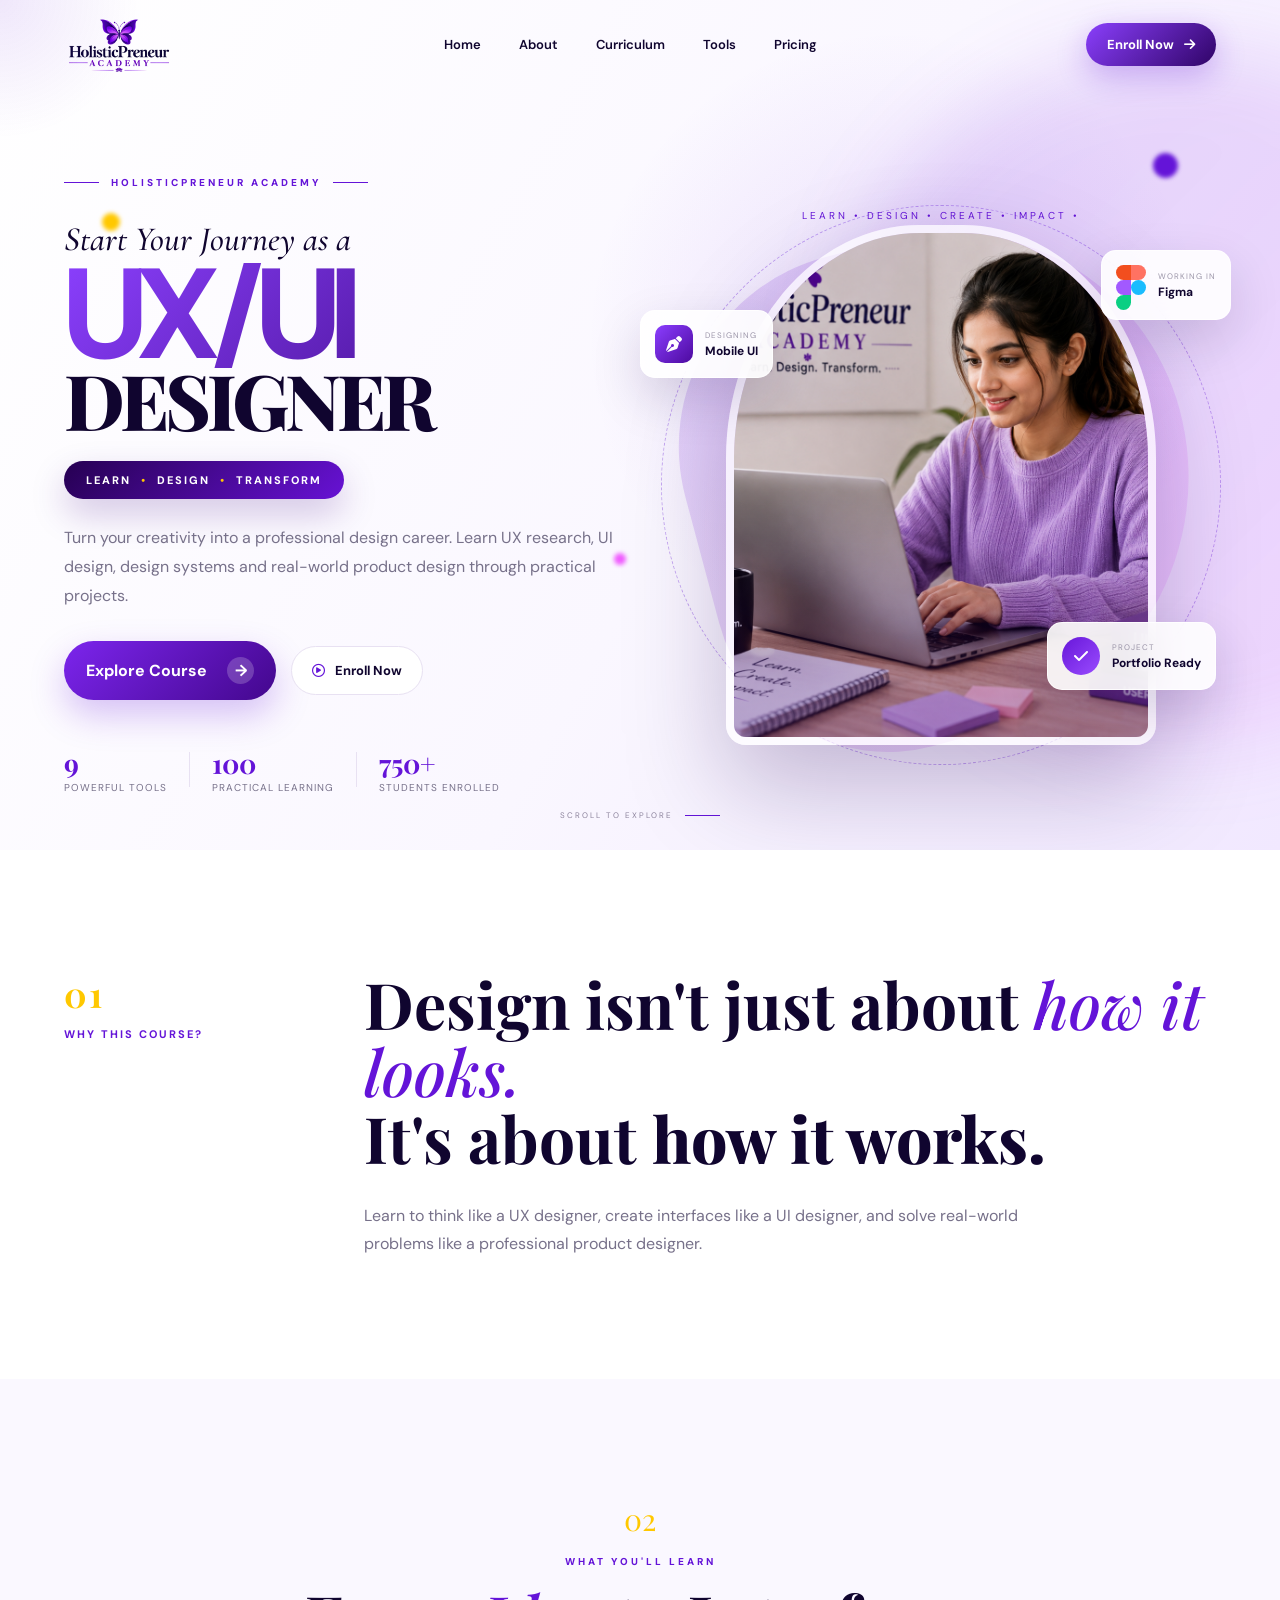
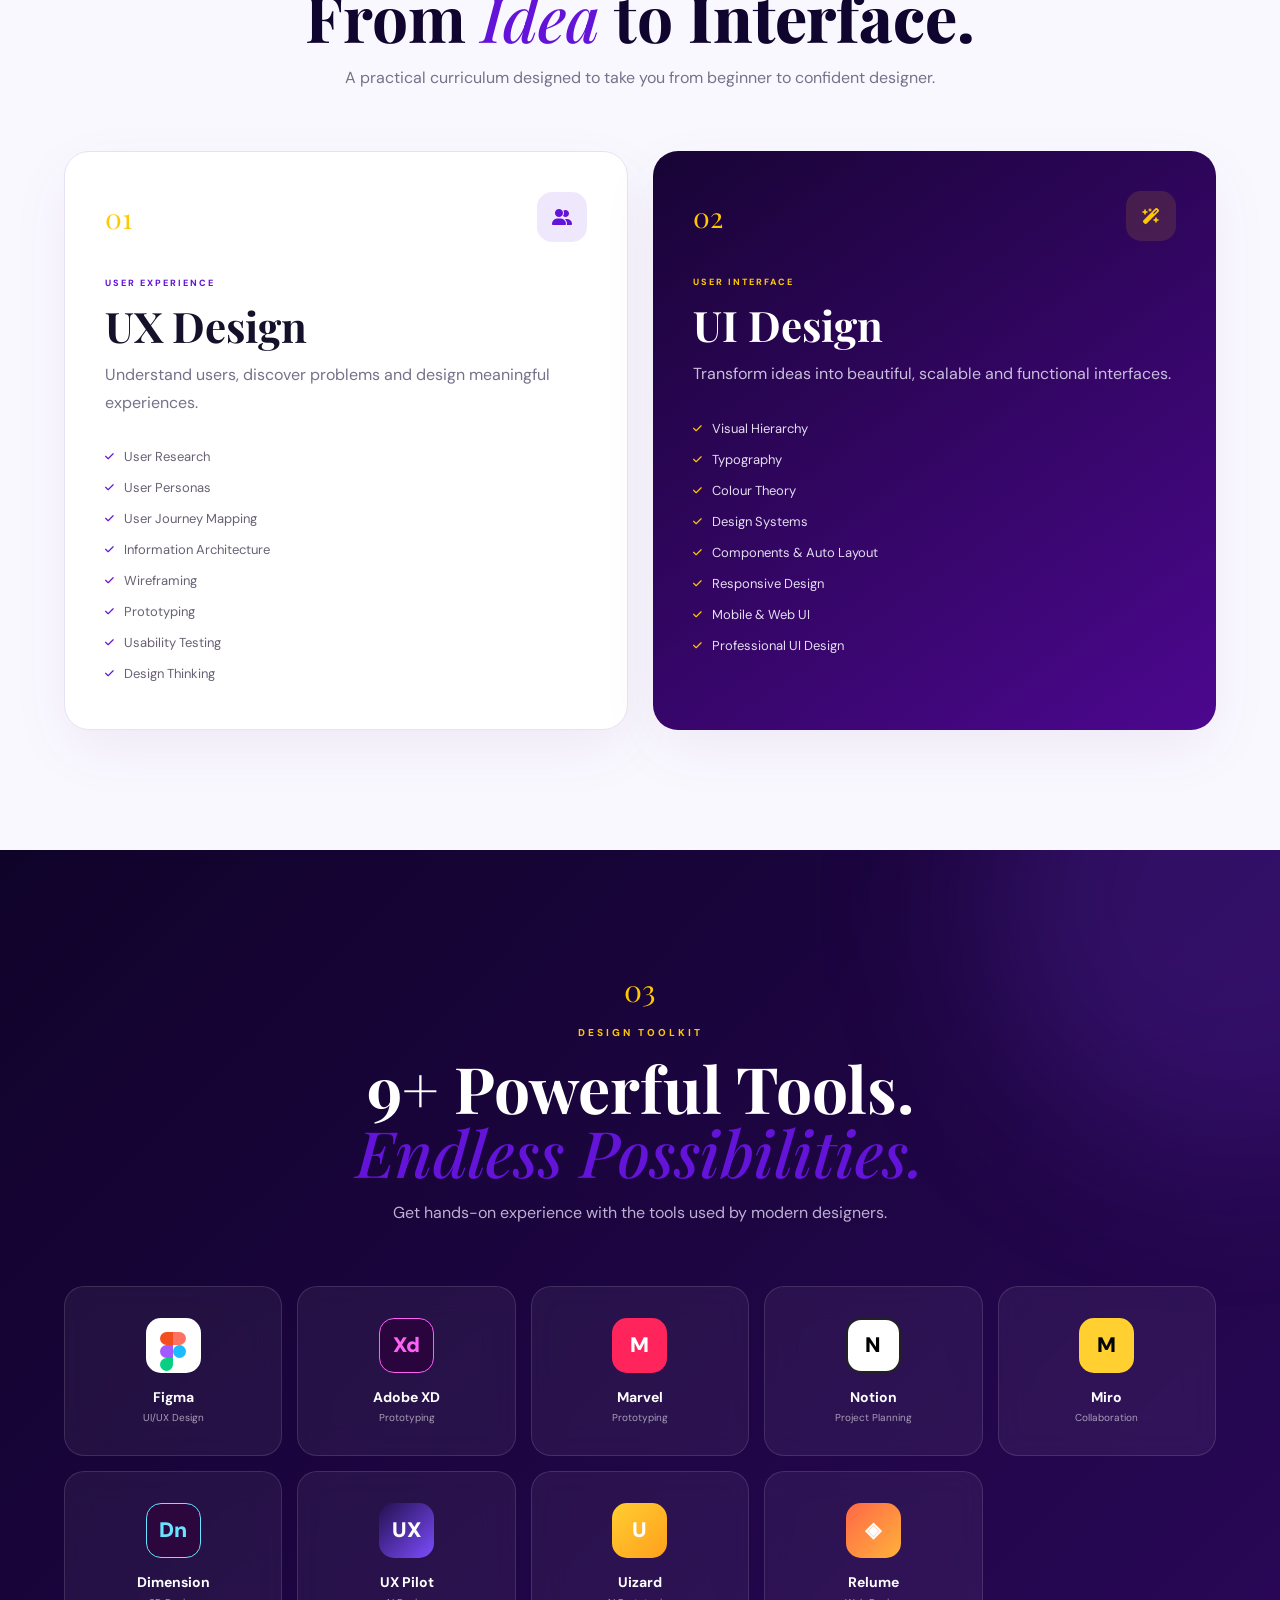
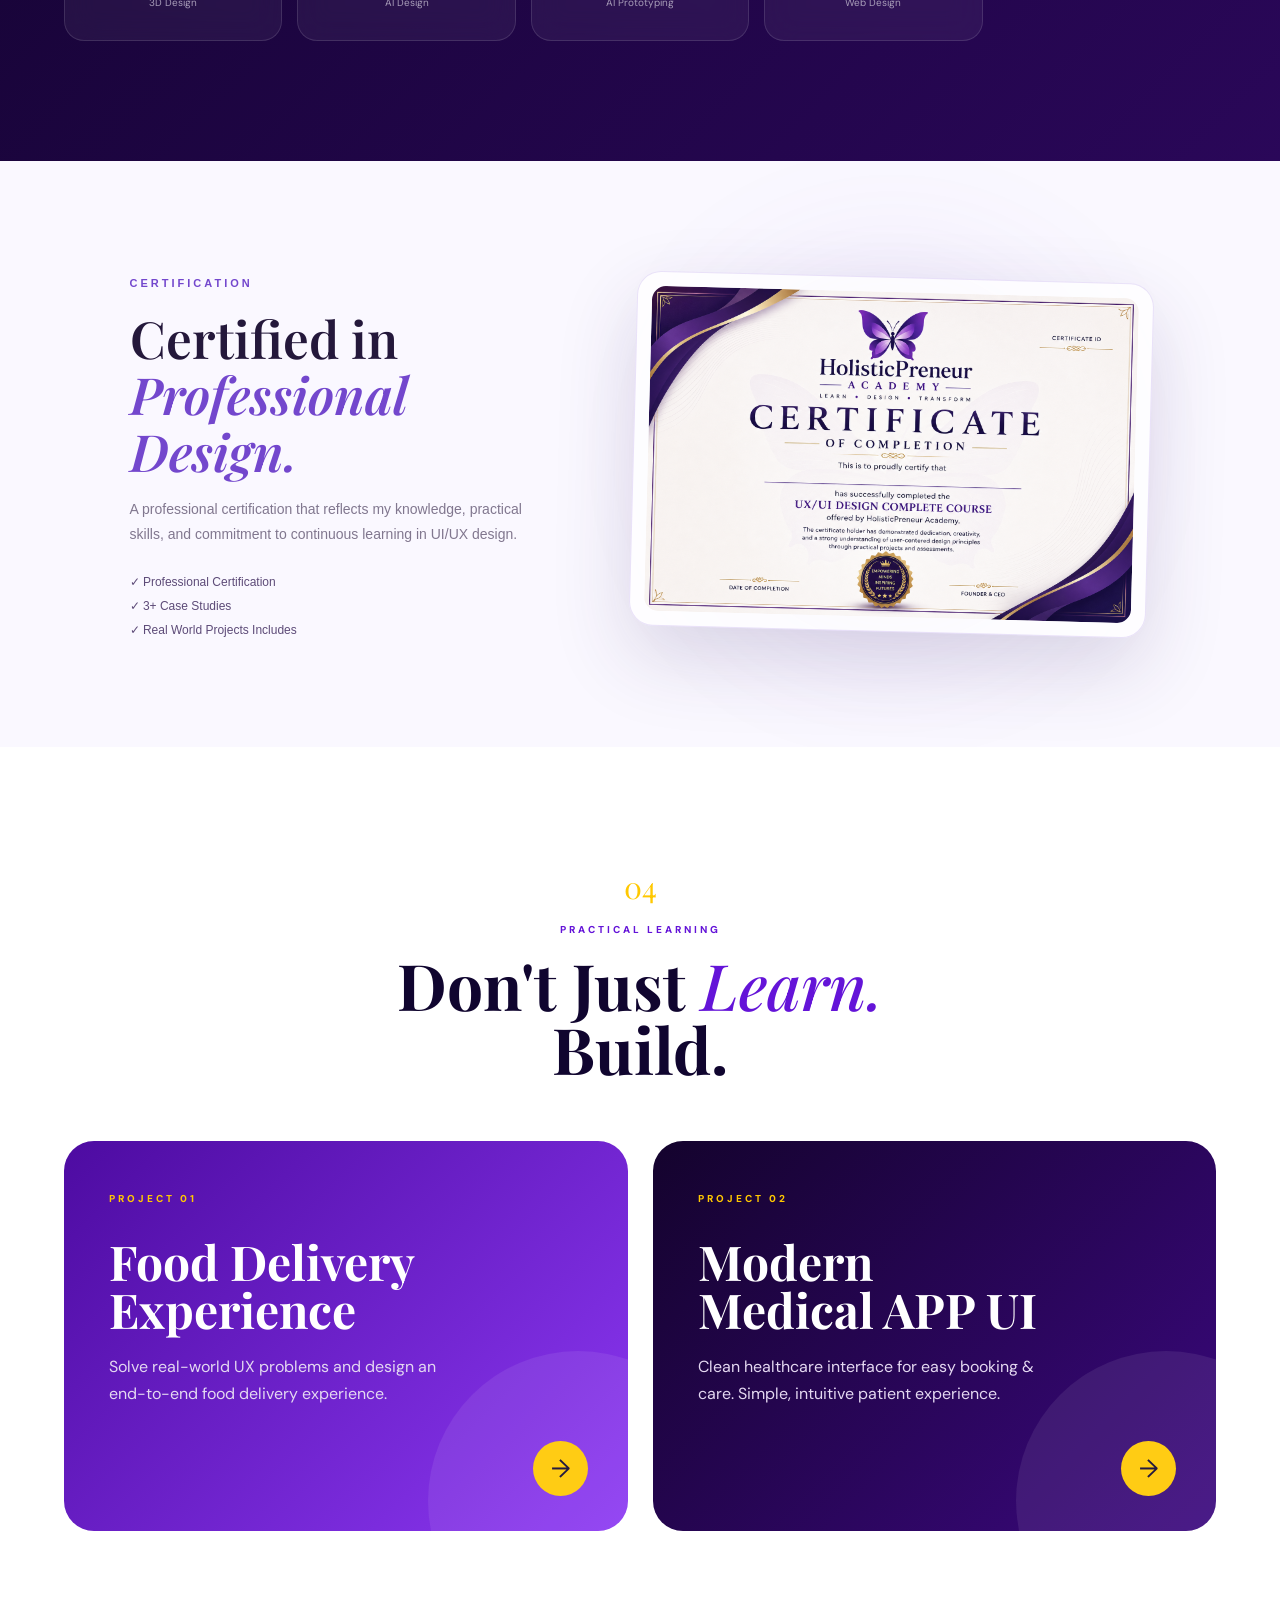
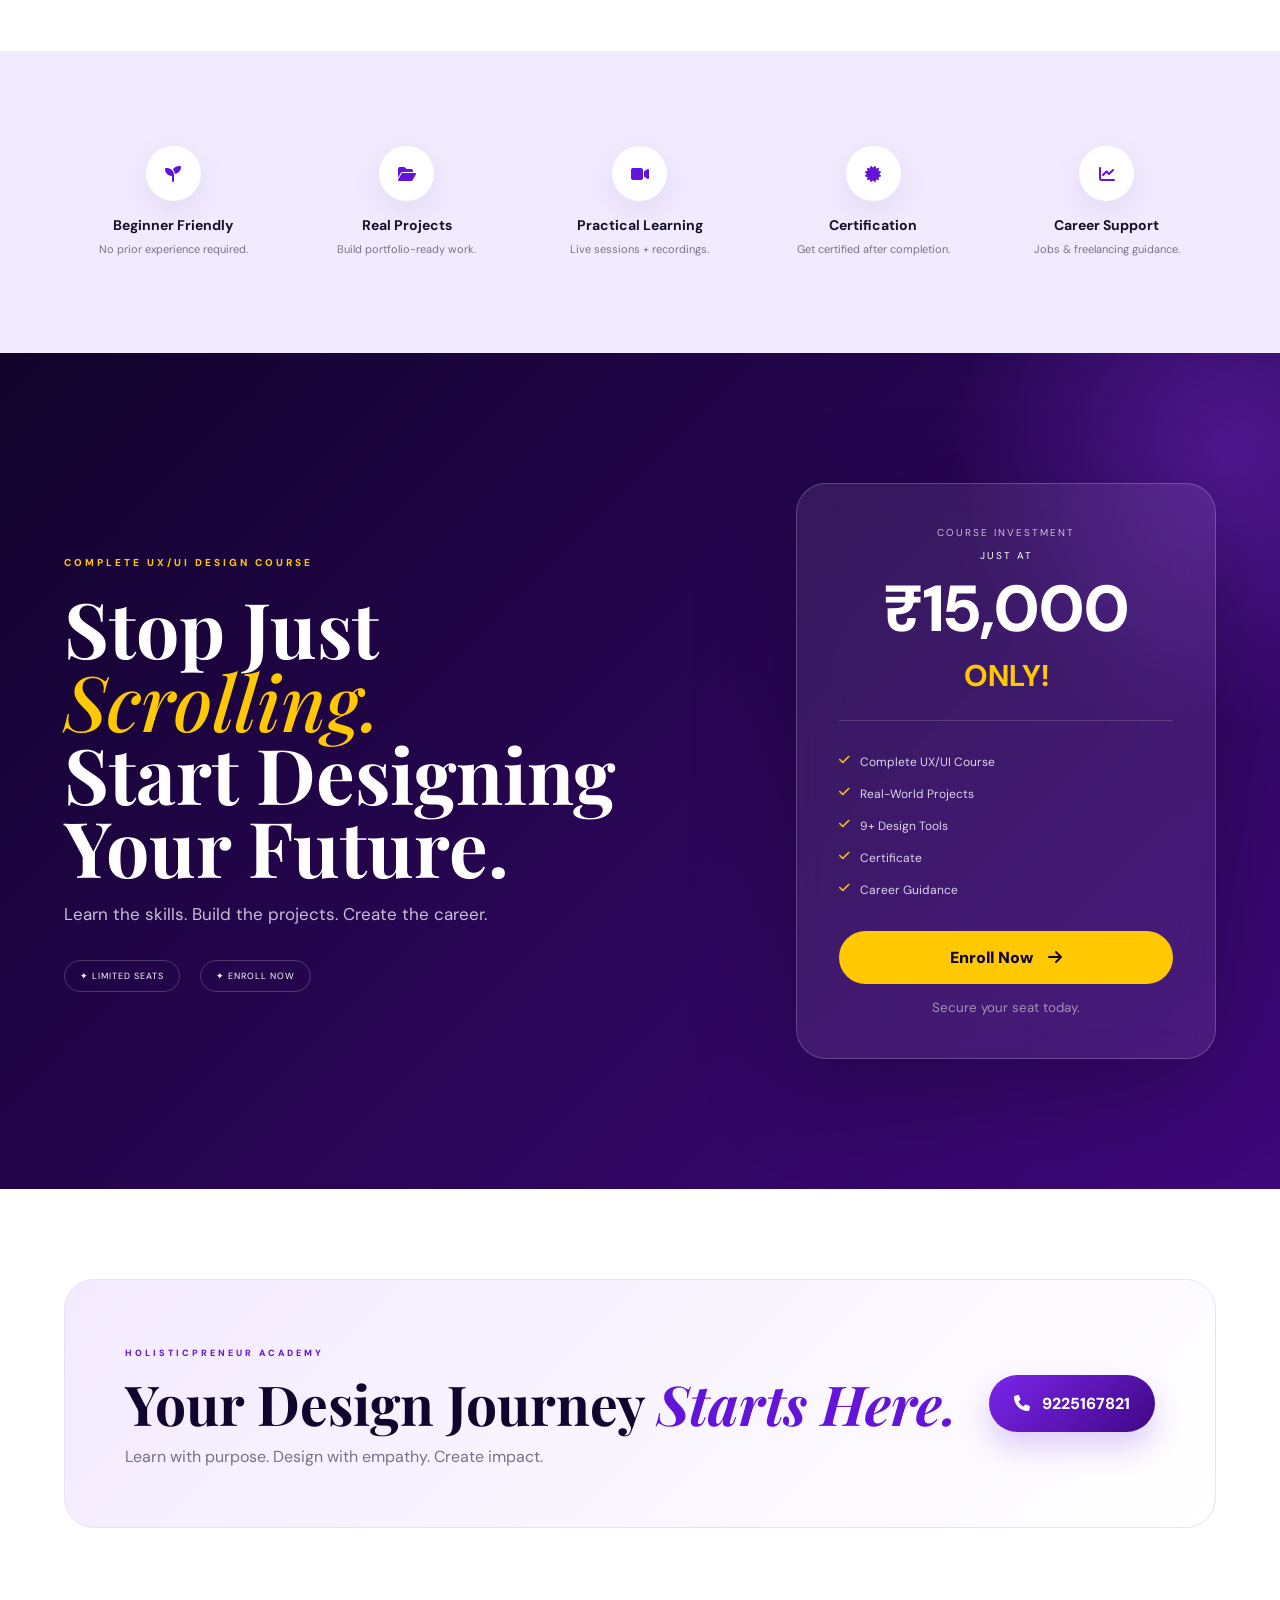
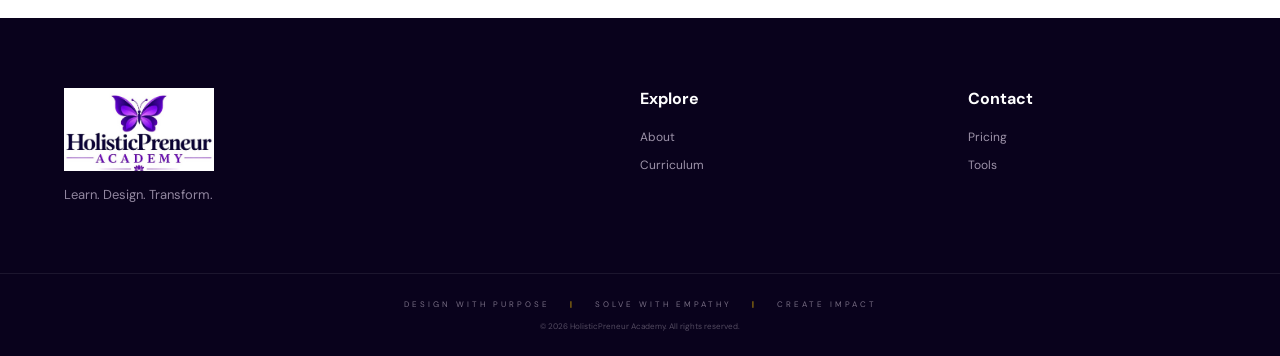
<file: index.html>
<!DOCTYPE html>
<html lang="en">

<head>

    <meta charset="UTF-8">

    <meta name="viewport"
          content="width=device-width, initial-scale=1.0">

    <meta name="description"
          content="HolisticPreneur Academy - Premium UX/UI Design Course">

    <title>HolisticPreneur Academy | UX/UI Design</title>


    <!-- ================= GOOGLE FONTS ================= -->

    <link rel="preconnect"
          href="https://fonts.googleapis.com">

    <link rel="preconnect"
          href="https://fonts.gstatic.com"
          crossorigin>

    <link href="https://fonts.googleapis.com/css2?family=Cormorant+Garamond:wght@400;500;600;700&family=DM+Sans:wght@400;500;600;700&family=Playfair+Display:wght@500;600;700;800&display=swap"
          rel="stylesheet">


    <!-- ================= ICON LIBRARY ================= -->

    <link rel="stylesheet"
          href="https://cdnjs.cloudflare.com/ajax/libs/font-awesome/6.5.2/css/all.min.css">


    <link rel="stylesheet"
          href="style.css">

</head>


<body>


<!-- =====================================================
     CURSOR GLOW
===================================================== -->

<div class="cursor-glow"></div>


<!-- =====================================================
     NAVBAR
===================================================== -->

<header class="navbar" id="navbar">

    <div class="container nav-wrapper">


        <!-- LOGO -->

       <!-- COMPANY LOGO -->
<a href="#" class="brand">
    <img src="logo Hp.png" 
         alt="HolisticPreneur Academy Logo" 
         class="company-logo">
</a>


        <!-- NAVIGATION -->

        <nav class="nav-menu">

            <a href="#home">
                Home
            </a>

            <a href="#about">
                About
            </a>

            <a href="#curriculum">
                Curriculum
            </a>

            <a href="#tools">
                Tools
            </a>

            <a href="#pricing">
                Pricing
            </a>

        </nav>


        <!-- CTA -->

        <a href="premium-form.html"
           class="nav-cta">

            Enroll Now
            <i class="fa-solid fa-arrow-right"></i>

        </a>


        <!-- MOBILE -->

        <button class="mobile-menu"
                id="mobileMenu">

            <i class="fa-solid fa-bars"></i>

        </button>

    </div>

</header>



<!-- =====================================================
     HERO
===================================================== -->

<section class="hero"
         id="home">


    <!-- BACKGROUND -->

    <div class="hero-gradient"></div>

    <div class="orb orb-one"></div>

    <div class="orb orb-two"></div>

    <div class="orb orb-three"></div>


    <div class="container hero-grid">


        <!-- ================= HERO TEXT ================= -->

        <div class="hero-content">


            <div class="eyebrow">

                <span class="eyebrow-line"></span>

                HOLISTICPRENEUR ACADEMY

                <span class="eyebrow-line"></span>

            </div>


            <p class="hero-script">

                Start Your Journey as a

            </p>


            <h1>

                <span class="gradient-text">
                    UX/UI
                </span>

                <span class="dark-text">
                    DESIGNER
                </span>

            </h1>


            <div class="hero-pill">

                <span>
                    LEARN
                </span>

                <b>•</b>

                <span>
                    DESIGN
                </span>

                <b>•</b>

                <span>
                    TRANSFORM
                </span>

            </div>


            <p class="hero-description">

                Turn your creativity into a professional design
                career. Learn UX research, UI design, design
                systems and real-world product design through
                practical projects.

            </p>


            <!-- BUTTONS -->

            <div class="hero-buttons">

                <a href="#curriculum"
                   class="primary-btn">

                    Explore Course

                    <span>
                        →
                    </span>

                </a>


                <a href="premium-form.html"
                   class="secondary-btn">

                    <i class="fa-regular fa-circle-play"></i>

                    Enroll Now

                </a>

            </div>


            <!-- TRUST -->

            <div class="hero-trust">

                <div class="trust-item">

                    <strong data-count="9">
                        0
                    </strong>

                    <span>
                        Powerful Tools
                    </span>

                </div>


                <div class="trust-divider"></div>


                <div class="trust-item">

                    <strong data-count="100">
                        0
                    </strong>

                    <span>
                        Practical Learning
                    </span>

                </div>


                <div class="trust-divider"></div>


                <div class="trust-item">

                    <strong>
                        750+
                    </strong>

                    <span>
                        Students Enrolled
                    </span>

                </div>

            </div>

        </div>



        <!-- =================================================
             HERO IMAGE
        ================================================= -->

        <div class="hero-visual">


            <!-- ROTATING CIRCLE -->

            <div class="rotating-ring">

                <span>
                    LEARN • DESIGN • CREATE • IMPACT •
                </span>

            </div>


            <!-- GIRL -->

            <div class="designer-image">

                <img
                    src="Holisticpreneur UI.png"
                    alt="Woman working on UI UX design">

            </div>


            <!-- FLOATING UI CARD -->

            <div class="floating-card ui-card">

                <div class="mini-icon purple">

                    <i class="fa-solid fa-pen-nib"></i>

                </div>

                <div>

                    <small>
                        DESIGNING
                    </small>

                    <strong>
                        Mobile UI
                    </strong>

                </div>

            </div>


            <!-- FIGMA CARD -->

            <div class="floating-card figma-card">

                <div class="figma-logo">

                    <span></span>
                    <span></span>
                    <span></span>
                    <span></span>
                    <span></span>

                </div>

                <div>

                    <small>
                        WORKING IN
                    </small>

                    <strong>
                        Figma
                    </strong>

                </div>

            </div>


            <!-- PROJECT CARD -->

            <div class="floating-card project-card">

                <div class="check-icon">

                    <i class="fa-solid fa-check"></i>

                </div>

                <div>

                    <small>
                        PROJECT
                    </small>

                    <strong>
                        Portfolio Ready
                    </strong>

                </div>

            </div>


            <!-- DECORATIVE PURPLE SHAPE -->

            <div class="hero-shape"></div>

        </div>

    </div>


    <!-- SCROLL -->

    <div class="scroll-indicator">

        <span>
            SCROLL TO EXPLORE
        </span>

        <div></div>

    </div>

</section>



<!-- =====================================================
     ABOUT / INTRO
===================================================== -->

<section class="intro-section"
         id="about">

    <div class="container">


        <div class="intro-grid">


            <div class="intro-label">

                <span>
                    01
                </span>

                WHY THIS COURSE?

            </div>


            <div class="intro-content">

                <h2>

                    Design isn't just about
                    <em>how it looks.</em>

                    <br>

                    It's about
                    <strong>
                        how it works.
                    </strong>

                </h2>


                <p>

                    Learn to think like a UX designer,
                    create interfaces like a UI designer,
                    and solve real-world problems like a
                    professional product designer.

                </p>

            </div>

        </div>

    </div>

</section>



<!-- =====================================================
     CURRICULUM
===================================================== -->

<section class="curriculum"
         id="curriculum">

    <div class="container">


        <div class="section-heading">

            <div class="section-number">
                02
            </div>

            <span>
                WHAT YOU'LL LEARN
            </span>

            <h2>

                From
                <em>Idea</em>
                to
                <strong>Interface.</strong>

            </h2>

            <p>

                A practical curriculum designed to take
                you from beginner to confident designer.

            </p>

        </div>



        <div class="learning-layout">


            <!-- UX -->

            <div class="learning-card">

                <div class="card-top">

                    <div class="card-number">
                        01
                    </div>

                    <div class="card-icon">
                        <i class="fa-solid fa-user-group"></i>
                    </div>

                </div>


                <span class="card-category">
                    USER EXPERIENCE
                </span>


                <h3>
                    UX Design
                </h3>


                <p>
                    Understand users, discover problems
                    and design meaningful experiences.
                </p>


                <ul>

                    <li>
                        <i class="fa-solid fa-check"></i>
                        User Research
                    </li>

                    <li>
                        <i class="fa-solid fa-check"></i>
                        User Personas
                    </li>

                    <li>
                        <i class="fa-solid fa-check"></i>
                        User Journey Mapping
                    </li>

                    <li>
                        <i class="fa-solid fa-check"></i>
                        Information Architecture
                    </li>

                    <li>
                        <i class="fa-solid fa-check"></i>
                        Wireframing
                    </li>

                    <li>
                        <i class="fa-solid fa-check"></i>
                        Prototyping
                    </li>

                    <li>
                        <i class="fa-solid fa-check"></i>
                        Usability Testing
                    </li>

                    <li>
                        <i class="fa-solid fa-check"></i>
                        Design Thinking
                    </li>

                </ul>

            </div>



            <!-- UI -->

            <div class="learning-card featured-card">

                <div class="card-top">

                    <div class="card-number">
                        02
                    </div>

                    <div class="card-icon gold-icon">
                        <i class="fa-solid fa-wand-magic-sparkles"></i>
                    </div>

                </div>


                <span class="card-category">
                    USER INTERFACE
                </span>


                <h3>
                    UI Design
                </h3>


                <p>
                    Transform ideas into beautiful,
                    scalable and functional interfaces.
                </p>


                <ul>

                    <li>
                        <i class="fa-solid fa-check"></i>
                        Visual Hierarchy
                    </li>

                    <li>
                        <i class="fa-solid fa-check"></i>
                        Typography
                    </li>

                    <li>
                        <i class="fa-solid fa-check"></i>
                        Colour Theory
                    </li>

                    <li>
                        <i class="fa-solid fa-check"></i>
                        Design Systems
                    </li>

                    <li>
                        <i class="fa-solid fa-check"></i>
                        Components & Auto Layout
                    </li>

                    <li>
                        <i class="fa-solid fa-check"></i>
                        Responsive Design
                    </li>

                    <li>
                        <i class="fa-solid fa-check"></i>
                        Mobile & Web UI
                    </li>

                    <li>
                        <i class="fa-solid fa-check"></i>
                        Professional UI Design
                    </li>

                </ul>

            </div>

        </div>

    </div>

</section>
















<!-- =====================================================
     TOOLS
===================================================== -->

<section class="tools-section"
         id="tools">


    <div class="container">


        <div class="section-heading dark-heading">

            <div class="section-number">
                03
            </div>

            <span>
                DESIGN TOOLKIT
            </span>

            <h2>

                9+ Powerful Tools.
                <em>Endless Possibilities.</em>

            </h2>

            <p>

                Get hands-on experience with the tools
                used by modern designers.

            </p>

        </div>



        <div class="tools-grid">


            <!-- FIGMA -->

            <div class="tool-card">

                <div class="tool-logo figma">

                    <span></span>
                    <span></span>
                    <span></span>
                    <span></span>
                    <span></span>

                </div>

                <h3>
                    Figma
                </h3>

                <p>
                    UI/UX Design
                </p>

            </div>



            <!-- ADOBE XD -->

            <div class="tool-card">

                <div class="tool-logo adobe-xd">
                    <span>Xd</span>
                </div>

                <h3>
                    Adobe XD
                </h3>

                <p>
                    Prototyping
                </p>

            </div>



            <!-- MARVEL -->

            <div class="tool-card">

                <div class="tool-logo marvel">
                    M
                </div>

                <h3>
                    Marvel
                </h3>

                <p>
                    Prototyping
                </p>

            </div>



            <!-- NOTION -->

            <div class="tool-card">

                <div class="tool-logo notion">
                    N
                </div>

                <h3>
                    Notion
                </h3>

                <p>
                    Project Planning
                </p>

            </div>



            <!-- MIRO -->

            <div class="tool-card">

                <div class="tool-logo miro">
                    M
                </div>

                <h3>
                    Miro
                </h3>

                <p>
                    Collaboration
                </p>

            </div>



            <!-- DIMENSION -->

            <div class="tool-card">

                <div class="tool-logo dimension">
                    Dn
                </div>

                <h3>
                    Dimension
                </h3>

                <p>
                    3D Design
                </p>

            </div>



            <!-- UX PILOT -->

            <div class="tool-card">

                <div class="tool-logo uxpilot">
                    UX
                </div>

                <h3>
                    UX Pilot
                </h3>

                <p>
                    AI Design
                </p>

            </div>



            <!-- UIZARD -->

            <div class="tool-card">

                <div class="tool-logo uizard">
                    U
                </div>

                <h3>
                    Uizard
                </h3>

                <p>
                    AI Prototyping
                </p>

            </div>



            <!-- RELUME -->

            <div class="tool-card">

                <div class="tool-logo relume">
                    ◈
                </div>

                <h3>
                    Relume
                </h3>

                <p>
                    Web Design
                </p>

            </div>


        </div>

    </div>

</section>






<!-- =========================
     CERTIFICATE SECTION
========================= -->

<section class="certificate-section">

    <div class="certificate-content">

        <span class="certificate-label">
            CERTIFICATION
        </span>

        <h2>
            Certified in
            <em>Professional Design.</em>
        </h2>

        <p>
            A professional certification that reflects my knowledge,
            practical skills, and commitment to continuous learning
            in UI/UX design.
        </p>

        <div class="certificate-meta">
            <span>✓ Professional Certification</span>
            <span>✓ 3+ Case Studies</span>
            <span>✓ Real World Projects Includes</span>
        </div>

    </div>


    <div class="certificate-preview">

        <div class="certificate-glow"></div>

        <div class="certificate-frame">

            <img
                src="Certificate.png"
                alt="Professional UI UX Design Certificate"
            >

        </div>

    </div>

</section>



<!-- =====================================================
     REAL WORLD PROJECTS
===================================================== -->

<section class="projects">

    <div class="container">


        <div class="section-heading">

            <div class="section-number">
                04
            </div>

            <span>
                PRACTICAL LEARNING
            </span>

            <h2>

                Don't Just
                <em>Learn.</em>

                <br>

                Build.

            </h2>

        </div>



        <div class="project-grid">


            <div class="project-card-large">

                <span>
                    PROJECT 01
                </span>

                <h3>
                    Food Delivery
                    <br>
                    Experience
                </h3>

                <p>
                    Solve real-world UX problems and
                    design an end-to-end food delivery
                    experience.
                </p>

                <div class="project-arrow">
                    →
                </div>

            </div>


            <div class="project-card-large second-project">

                <span>
                    PROJECT 02
                </span>

                <h3>
                    Modern
                    <br>
                    Medical APP UI
                </h3>

                <p>
                    Clean healthcare interface for easy booking & care.
                    Simple, intuitive patient experience.
                </p>

                <div class="project-arrow">
                    →
                </div>

            </div>


        </div>

    </div>

</section>



<!-- =====================================================
     BENEFITS
===================================================== -->

<section class="benefits">

    <div class="container">


        <div class="benefit-grid">


            <div class="benefit-item">

                <div class="benefit-icon">
                    <i class="fa-solid fa-seedling"></i>
                </div>

                <h3>
                    Beginner Friendly
                </h3>

                <p>
                    No prior experience required.
                </p>

            </div>


            <div class="benefit-item">

                <div class="benefit-icon">
                    <i class="fa-solid fa-folder-open"></i>
                </div>

                <h3>
                    Real Projects
                </h3>

                <p>
                    Build portfolio-ready work.
                </p>

            </div>


            <div class="benefit-item">

                <div class="benefit-icon">
                    <i class="fa-solid fa-video"></i>
                </div>

                <h3>
                    Practical Learning
                </h3>

                <p>
                    Live sessions + recordings.
                </p>

            </div>


            <div class="benefit-item">

                <div class="benefit-icon">
                    <i class="fa-solid fa-certificate"></i>
                </div>

                <h3>
                    Certification
                </h3>

                <p>
                    Get certified after completion.
                </p>

            </div>


            <div class="benefit-item">

                <div class="benefit-icon">
                    <i class="fa-solid fa-chart-line"></i>
                </div>

                <h3>
                    Career Support
                </h3>

                <p>
                    Jobs & freelancing guidance.
                </p>

            </div>


        </div>

    </div>

</section>



<!-- =====================================================
     PRICING
===================================================== -->

<section class="pricing"
         id="pricing">

    <div class="pricing-orb"></div>


    <div class="container pricing-container">


        <div class="pricing-content">

            <span class="pricing-label">
                COMPLETE UX/UI DESIGN COURSE
            </span>


            <h2>

                Stop Just
                <em>Scrolling.</em>

                <br>

                Start Designing
                <br>
                Your Future.

            </h2>


            <p>

                Learn the skills. Build the projects.
                Create the career.

            </p>


            <div class="limited">

                <span>
                    ✦ LIMITED SEATS
                </span>

                <span>
                    ✦ ENROLL NOW
                </span>

            </div>

        </div>



        <div class="price-card">


            <div class="price-top">

                <span>
                    COURSE INVESTMENT
                </span>

                <div>
                    JUST AT
                </div>

            </div>


            <h3>
                ₹15,000
            </h3>


            <strong>
                ONLY!
            </strong>


            <div class="price-line"></div>


            <ul>

                <li>
                    <i class="fa-solid fa-check"></i>
                    Complete UX/UI Course
                </li>

                <li>
                    <i class="fa-solid fa-check"></i>
                    Real-World Projects
                </li>

                <li>
                    <i class="fa-solid fa-check"></i>
                    9+ Design Tools
                </li>

                <li>
                    <i class="fa-solid fa-check"></i>
                    Certificate
                </li>

                <li>
                    <i class="fa-solid fa-check"></i>
                    Career Guidance
                </li>

            </ul>


            <a href="premium-form.html"
               class="price-btn">

                Enroll Now

                <i class="fa-solid fa-arrow-right"></i>

            </a>


            <small>
                Secure your seat today.
            </small>

        </div>

    </div>

</section>











<!-- =====================================================
     FINAL CTA
===================================================== -->

<section class="final-cta"
         id="enroll">

    <div class="container">


        <div class="final-inner">

            <div>

                <span>
                    HOLISTICPRENEUR ACADEMY
                </span>

                <h2>
                    Your Design Journey
                    <em>Starts Here.</em>
                </h2>

                <p>
                    Learn with purpose. Design with empathy.
                    Create impact.
                </p>

            </div>


            <a href="tel:9225167821"
               class="call-btn">

                <i class="fa-solid fa-phone"></i>

                9225167821

            </a>

        </div>

    </div>

</section>



<!-- =====================================================
     FOOTER
===================================================== -->

<footer>

    <div class="container footer-grid">

<div class="footer-brand">

    <img 
        src="HP Logo - Copy.jpg"
        alt="HolisticPreneur Academy Logo"
        class="footer-logo"
    >

    <p>
        Learn. Design. Transform.
    </p>

</div>


        <div>

            <h4>
                Explore
            </h4>

            <a href="#about">
                About
            </a>

            <a href="#curriculum">
                Curriculum
            </a>

           

            

        </div>


        <div>

            <h4>
                Contact
            </h4>

            

            <a href="#pricing">
                Pricing
            </a>

             <a href="#tools">
                Tools
            </a>

        </div>


    </div>


    <div class="footer-bottom">

        DESIGN WITH PURPOSE

        <span>|</span>

        SOLVE WITH EMPATHY

        <span>|</span>

        CREATE IMPACT

        <div class="copyright">

            © 2026 HolisticPreneur Academy.
            All rights reserved.

        </div>

    </div>

</footer>








<script src="script.js"></script>

</body>

</html>
</file>
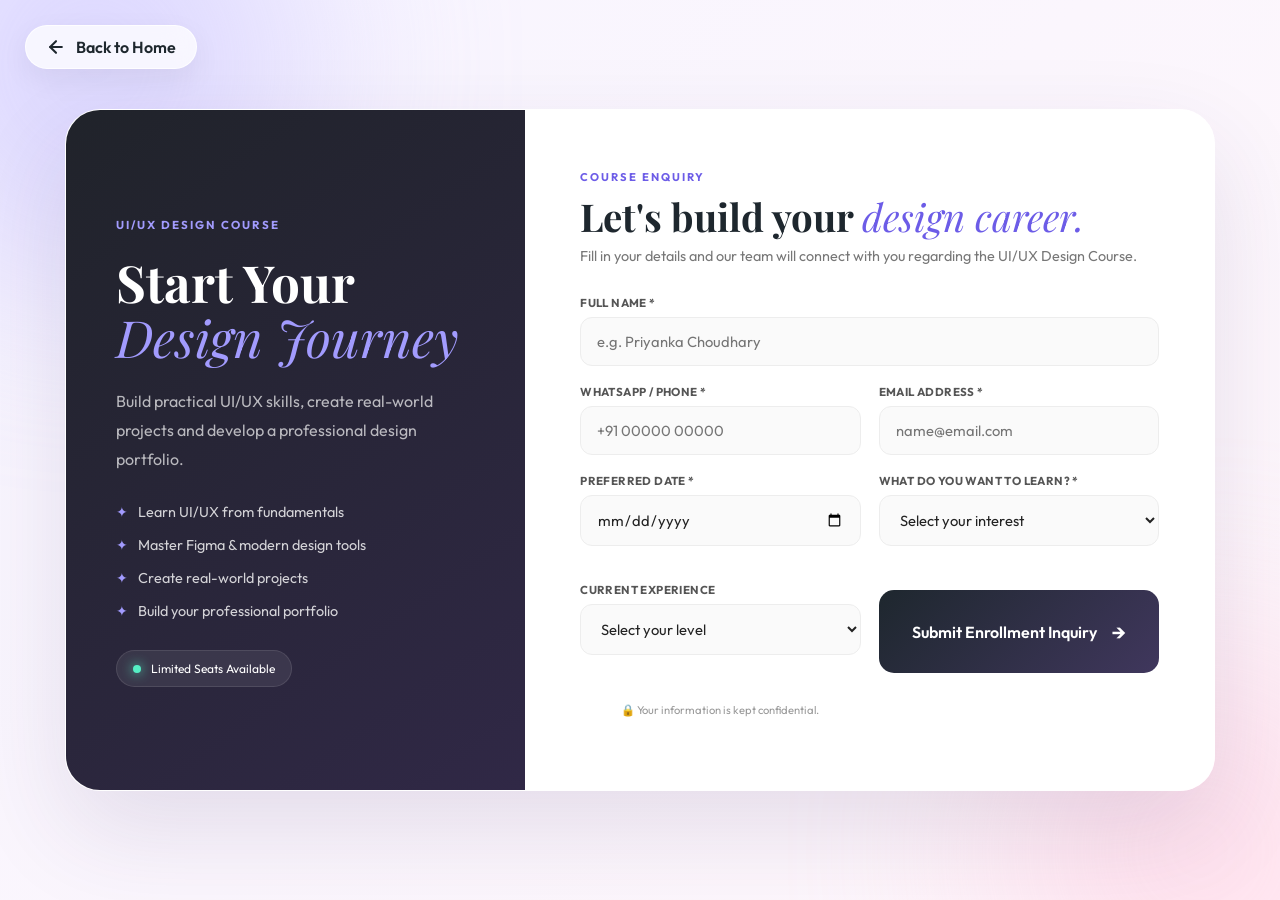
<file: premium-form.html>
<!DOCTYPE html>
<html lang="en">

<head>
    <meta charset="UTF-8">
    <meta name="viewport" content="width=device-width, initial-scale=1.0">

    <title>Enroll Now | UI/UX Design Course</title>

    <link rel="stylesheet" href="premium-form.css">

    <!-- PREMIUM FONTS -->
    <link href="https://fonts.googleapis.com/css2?family=Outfit:wght@300;400;500;600;700;800&family=Playfair+Display:ital,wght@0,600;0,700;1,600;1,700&display=swap"
        rel="stylesheet">
</head>

<body>

    <!-- BACK BUTTON -->
    <a href="index.html" class="back-btn">

        <svg width="20" height="20" viewBox="0 0 24 24"
            fill="none" stroke="currentColor" stroke-width="2.5"
            stroke-linecap="round" stroke-linejoin="round">

            <line x1="19" y1="12" x2="5" y2="12"></line>
            <polyline points="12 19 5 12 12 5"></polyline>

        </svg>

        <span>Back to Home</span>

    </a>


    <!-- =========================
         MAIN SECTION
    ========================= -->

    <section class="ultra-form-section">

        <div class="orb orb-1"></div>
        <div class="orb orb-2"></div>


        <div class="form-card">


            <!-- =========================
                 LEFT SIDEBAR
            ========================= -->

            <div class="form-sidebar">

                <div class="sidebar-content">

                    <span class="mini-tag">
                        UI/UX DESIGN COURSE
                    </span>

                    <h1 class="side-title">

                        Start Your
                        <br>

                        <i>Design Journey</i>

                    </h1>

                    <p>
                        Build practical UI/UX skills, create
                        real-world projects and develop a
                        professional design portfolio.
                    </p>


                    <div class="course-points">

                        <div>
                            <span>✦</span>
                            Learn UI/UX from fundamentals
                        </div>

                        <div>
                            <span>✦</span>
                            Master Figma & modern design tools
                        </div>

                        <div>
                            <span>✦</span>
                            Create real-world projects
                        </div>

                        <div>
                            <span>✦</span>
                            Build your professional portfolio
                        </div>

                    </div>


                    <div class="trust-pill">

                        <span class="dot-live"></span>

                        Limited Seats Available

                    </div>

                </div>

            </div>



            <!-- =========================
                 FORM AREA
            ========================= -->

            <div class="form-main">

                <div class="form-heading">

                    <span>
                        COURSE ENQUIRY
                    </span>

                    <h2>
                        Let's build your
                        <em>design career.</em>
                    </h2>

                    <p>
                        Fill in your details and our team
                        will connect with you regarding the
                        UI/UX Design Course.
                    </p>

                </div>


                <!-- FORM -->

                <form id="ultraForm">


                    <!-- NAME -->

                    <div class="input-row">

                        <div class="input-field">

                            <label>
                                Full Name *
                            </label>

                            <input
                                type="text"
                                name="name"
                                placeholder="e.g. Priyanka Choudhary"
                                required
                            >

                        </div>

                    </div>



                    <!-- PHONE + EMAIL -->

                    <div class="input-row split">

                        <div class="input-field">

                            <label>
                                WhatsApp / Phone *
                            </label>

                            <input
                                type="tel"
                                name="phone"
                                placeholder="+91 00000 00000"
                                required
                            >

                        </div>


                        <div class="input-field">

                            <label>
                                Email Address *
                            </label>

                            <input
                                type="email"
                                name="email"
                                placeholder="name@email.com"
                                required
                            >

                        </div>

                    </div>



                    <!-- DATE + TIME -->

                    <div class="input-row split">

                        <div class="input-field">

                            <label>
                                Preferred Date *
                            </label>

                            <input
                                type="date"
                                name="preferred_date"
                                id="date"
                                required
                            >

                        </div>


                       



                    <!-- COURSE INTEREST -->

                    <div class="input-row">

                        <div class="input-field">

                            <label>
                                What do you want to learn? *
                            </label>

                            <select
                                name="course_interest"
                                required
                            >

                                <option value="">
                                    Select your interest
                                </option>

                                <option value="Complete UI/UX Design Course">
                                    Complete UI/UX Design Course
                                </option>

                                <option value="UI Design">
                                    UI Design
                                </option>

                                <option value="UX Design">
                                    UX Design
                                </option>

                                <option value="Figma">
                                    Figma
                                </option>

                                <option value="UX Research">
                                    UX Research
                                </option>

                                <option value="Design Portfolio">
                                    Design Portfolio
                                </option>

                                <option value="Career Guidance">
                                    Career Guidance
                                </option>

                            </select>

                        </div>

                    </div>



                    <!-- EXPERIENCE -->

                    <div class="input-row">

                        <div class="input-field">

                            <label>
                                Current Experience
                            </label>

                            <select name="experience">

                                <option value="">
                                    Select your level
                                </option>

                                <option value="Complete Beginner">
                                    Complete Beginner
                                </option>

                                <option value="Student">
                                    Student
                                </option>

                                <option value="Currently Learning UI/UX">
                                    Currently Learning UI/UX
                                </option>

                                <option value="Working Professional">
                                    Working Professional
                                </option>

                                <option value="Existing Designer">
                                    Existing Designer
                                </option>

                            </select>

                        </div>

                    </div>



                   



                    <!-- FORMSPREE SUBJECT -->

                    <input
                        type="hidden"
                        name="_subject"
                        value="New UI/UX Course Enrollment Inquiry"
                    >



                    <!-- SUBMIT -->

                    <button
                        type="submit"
                        class="prime-btn"
                        id="submitBtn"
                    >

                        Submit Enrollment Inquiry

                        <span>
                            →
                        </span>

                    </button>


                    <p class="privacy-note">
                        🔒 Your information is kept confidential.
                    </p>


                </form>

            </div>

        </div>

    </section>



    <!-- =========================
         SUCCESS POPUP
    ========================= -->

    <div
        class="overlay"
        id="successOverlay"
    >

        <div class="success-modal">

            <div class="success-icon">
                🎉
            </div>

            <h2>
                Inquiry Received!
            </h2>

            <p>
                Thank you for your interest in our
                UI/UX Design Course.
            </p>

            <p>
                Our team will contact you shortly
                with the course details.
            </p>

            <button
                class="close-btn"
                onclick="window.location.href='index.html'"
            >
                Back to Home
            </button>

        </div>

    </div>



    <!-- =========================
         ENROLLMENT POPUP
    ========================= -->

    <div
        id="enrollment-popup"
        class="enrollment-popup"
    >

        <div class="popup-content">

            <div
                class="user-avatar"
                id="popup-initial"
            >
                P
            </div>

            <div class="popup-text">

                <p id="popup-message">
                    <strong>Priyanka</strong>
                    enrolled recently
                </p>

                <span class="popup-tag">
                    Verified ✅
                </span>

            </div>

        </div>

    </div>



    <script src="premium-form.js"></script>

</body>

</html>
</file>
<file: style.css>
/* =====================================================
   HOLISTICPRENEUR ACADEMY
   PREMIUM UX/UI WEBSITE
===================================================== */


/* =====================================================
   ROOT
===================================================== */

:root {

    --purple: #6414D8;

    --purple-light: #8A3FFC;

    --purple-dark: #300467;

    --deep-purple: #180536;

    --navy: #10052F;

    --gold: #FFC800;

    --pink: #F05CFF;

    --white: #FFFFFF;

    --off-white: #FAF8FF;

    --lavender: #F2EBFF;

    --text: #16112B;

    --muted: #77718A;

    --border: #E8E1F2;

    --shadow:
        0 25px 80px rgba(45, 5, 105, 0.12);

    --serif:
        "Playfair Display",
        Georgia,
        serif;

    --display:
        "Cormorant Garamond",
        Georgia,
        serif;

    --sans:
        "DM Sans",
        Arial,
        sans-serif;
}


/* =====================================================
   RESET
===================================================== */

* {

    margin: 0;

    padding: 0;

    box-sizing: border-box;

}


html {

    scroll-behavior: smooth;

}


body {

    font-family: var(--sans);

    background: var(--off-white);

    color: var(--text);

    overflow-x: hidden;

}


a {

    color: inherit;

    text-decoration: none;

}


button {

    font-family: inherit;

}


.container {

    width: min(1180px, 90%);

    margin: auto;

}


/* =====================================================
   CURSOR
===================================================== */

.cursor-glow {

    position: fixed;

    width: 280px;

    height: 280px;

    border-radius: 50%;

    background:
        radial-gradient(
            circle,
            rgba(100,20,216,0.10),
            transparent 70%
        );

    pointer-events: none;

    transform:
        translate(-50%, -50%);

    z-index: 9999;

}


/* =====================================================
   NAVBAR
===================================================== */

.navbar {

    position: fixed;

    width: 100%;

    top: 0;

    left: 0;

    z-index: 1000;

    transition: 0.4s;

}


.navbar.scrolled {

    background:
        rgba(255,255,255,0.88);

    backdrop-filter:
        blur(20px);

    box-shadow:
        0 10px 40px
        rgba(30,5,70,0.08);

}


.nav-wrapper {

    min-height: 88px;

    display: flex;

    align-items: center;

    justify-content: space-between;

}


/* LOGO */

.brand {

    display: flex;

    align-items: center;

    gap: 9px;

}


.brand-butterfly {

    font-size: 35px;

    filter:
        drop-shadow(
            0 5px 10px
            rgba(100,20,216,0.25)
        );

}


.brand-text h2 {

    font-family: var(--serif);

    font-size: 22px;

    line-height: 1;

    color: var(--navy);

}


.brand-text h2 span {

    color: var(--purple);

}


.brand-text small {

    display: block;

    color: var(--purple);

    letter-spacing: 5px;

    font-size: 9px;

    font-weight: 700;

    margin-top: 5px;

}


/* NAV */

.nav-menu {

    display: flex;

    align-items: center;

    gap: 38px;

}


.nav-menu a {

    position: relative;

    font-size: 13px;

    font-weight: 600;

    color: var(--navy);

}


.nav-menu a::after {

    content: "";

    position: absolute;

    bottom: -8px;

    left: 0;

    width: 0;

    height: 2px;

    background: var(--purple);

    transition: 0.3s;

}


.nav-menu a:hover::after {

    width: 100%;

}


.nav-cta {

    display: flex;

    align-items: center;

    gap: 10px;

    padding: 13px 21px;

    border-radius: 50px;

    color: white;

    font-size: 13px;

    font-weight: 700;

    background:
        linear-gradient(
            135deg,
            var(--purple-light),
            var(--purple-dark)
        );

    box-shadow:
        0 10px 30px
        rgba(100,20,216,0.28);

    transition: 0.3s;

}


.nav-cta:hover {

    transform:
        translateY(-3px);

}


.mobile-menu {

    display: none;

    border: 0;

    background: none;

    font-size: 24px;

    color: var(--navy);

}


/* =====================================================
   HERO
===================================================== */

.hero {

    min-height: 850px;

    position: relative;

    overflow: hidden;

    padding-top: 120px;

    display: flex;

    align-items: center;

    background:

        radial-gradient(
            circle at 70% 40%,
            rgba(119,43,229,0.12),
            transparent 30%
        ),

        linear-gradient(
            120deg,
            #FFFFFF 0%,
            #FAF7FF 55%,
            #F1E8FF 100%
        );

}


.hero-gradient {

    position: absolute;

    width: 700px;

    height: 700px;

    right: -250px;

    top: 50px;

    border-radius: 50%;

    background:
        linear-gradient(
            135deg,
            rgba(100,20,216,0.15),
            rgba(240,92,255,0.12)
        );

    filter: blur(40px);

}


/* ORBS */

.orb {

    position: absolute;

    border-radius: 50%;

    filter: blur(2px);

    animation:
        floatOrb 8s ease-in-out infinite;

}


.orb-one {

    width: 18px;

    height: 18px;

    background: var(--gold);

    top: 25%;

    left: 8%;

}


.orb-two {

    width: 12px;

    height: 12px;

    background: var(--pink);

    top: 65%;

    left: 48%;

    animation-delay: 2s;

}


.orb-three {

    width: 25px;

    height: 25px;

    background: var(--purple);

    top: 18%;

    right: 8%;

    animation-delay: 4s;

}


@keyframes floatOrb {

    0%,
    100% {

        transform:
            translateY(0)
            scale(1);

    }

    50% {

        transform:
            translateY(-30px)
            scale(1.3);

    }

}


/* HERO GRID */

.hero-grid {

    position: relative;

    z-index: 3;

    display: grid;

    grid-template-columns:
        1fr 1fr;

    align-items: center;

    gap: 50px;

}


/* =====================================================
   HERO TEXT
===================================================== */

.eyebrow {

    display: flex;

    align-items: center;

    gap: 12px;

    color: var(--purple);

    font-size: 10px;

    font-weight: 800;

    letter-spacing: 3px;

    margin-bottom: 30px;

}


.eyebrow-line {

    width: 35px;

    height: 1px;

    background: var(--purple);

}


.hero-script {

    font-family: var(--display);

    font-size: 34px;

    font-style: italic;

    font-weight: 500;

    color: var(--navy);

    margin-bottom: 3px;

}


.hero h1 {

    line-height: 0.82;

    margin-bottom: 30px;

}


.hero h1 span {

    display: block;

}


.gradient-text {

    font-size:
        clamp(80px, 10vw, 135px);

    font-weight: 800;

    letter-spacing: -8px;

    background:
        linear-gradient(
            135deg,
            #8A3FFC,
            #3A087D
        );

    -webkit-background-clip: text;

    color: transparent;

}


.dark-text {

    font-family: var(--serif);

    font-size:
        clamp(52px, 6vw, 78px);

    font-weight: 800;

    letter-spacing: -4px;

    color: var(--navy);

}


/* PILL */

.hero-pill {

    display: inline-flex;

    align-items: center;

    gap: 10px;

    padding: 12px 22px;

    background:
        linear-gradient(
            135deg,
            #260052,
            #6712D4
        );

    color: white;

    border-radius: 50px;

    font-size: 11px;

    font-weight: 800;

    letter-spacing: 2px;

    box-shadow:
        0 15px 35px
        rgba(64,10,130,0.22);

}


.hero-pill b {

    color: var(--gold);

}


/* DESCRIPTION */

.hero-description {

    max-width: 580px;

    color: var(--muted);

    font-size: 16px;

    line-height: 1.8;

    margin: 25px 0 30px;

}


/* BUTTONS */

.hero-buttons {

    display: flex;

    align-items: center;

    gap: 15px;

    flex-wrap: wrap;

}


.primary-btn {

    display: flex;

    align-items: center;

    gap: 20px;

    padding: 16px 22px;

    border-radius: 50px;

    color: white;

    font-weight: 700;

    background:
        linear-gradient(
            135deg,
            #7C25ED,
            #43078D
        );

    box-shadow:
        0 15px 35px
        rgba(100,20,216,0.25);

    transition: 0.3s;

}


.primary-btn span {

    width: 27px;

    height: 27px;

    display: grid;

    place-items: center;

    border-radius: 50%;

    background: rgba(255,255,255,0.2);

}


.primary-btn:hover {

    transform:
        translateY(-4px);

}


.secondary-btn {

    display: flex;

    align-items: center;

    gap: 10px;

    padding: 15px 20px;

    border-radius: 50px;

    color: var(--navy);

    font-size: 13px;

    font-weight: 700;

    border:
        1px solid var(--border);

    background: white;

    transition: 0.3s;

}


.secondary-btn i {

    color: var(--purple);

}


.secondary-btn:hover {

    border-color: var(--purple);

}


/* TRUST */

.hero-trust {

    display: flex;

    align-items: center;

    gap: 22px;

    margin-top: 45px;

}


.trust-item {

    display: flex;

    flex-direction: column;

}


.trust-item strong {

    font-family: var(--serif);

    color: var(--purple);

    font-size: 27px;

}


.trust-item span {

    font-size: 10px;

    color: var(--muted);

    text-transform: uppercase;

    letter-spacing: 1px;

}


.trust-divider {

    width: 1px;

    height: 35px;

    background: var(--border);

}


/* =====================================================
   HERO VISUAL
===================================================== */

.hero-visual {

    height: 610px;

    position: relative;

    display: flex;

    align-items: center;

    justify-content: center;

}


/* IMAGE */

.designer-image {

    position: relative;

    width: 430px;

    height: 520px;

    overflow: hidden;

    border-radius:
        45% 45% 20px 20px;

    z-index: 4;

    box-shadow:
        0 40px 100px
        rgba(35,5,80,0.25);

    border:
        8px solid rgba(255,255,255,0.7);

}


.designer-image::after {

    content: "";

    position: absolute;

    inset: 0;

    background:
        linear-gradient(
            180deg,
            transparent 50%,
            rgba(60,5,120,0.35)
        );

}


.designer-image img {

    width: 100%;

    height: 100%;

    object-fit: cover;

    transition: 1s;

}


.designer-image:hover img {

    transform:
        scale(1.05);

}


/* RING */

.rotating-ring {

    position: absolute;

    width: 560px;

    height: 560px;

    border-radius: 50%;

    border:
        1px dashed
        rgba(100,20,216,0.35);

    z-index: 1;

    animation:
        rotateRing 25s linear infinite;

}


.rotating-ring::before {

    content: "";

    position: absolute;

    width: 15px;

    height: 15px;

    background: var(--gold);

    border-radius: 50%;

    top: 30px;

    left: 50%;

}


.rotating-ring span {

    position: absolute;

    top: 3px;

    left: 50%;

    transform:
        translateX(-50%);

    color: var(--purple);

    font-size: 10px;

    letter-spacing: 3px;

    white-space: nowrap;

}


@keyframes rotateRing {

    from {

        transform: rotate(0deg);

    }

    to {

        transform: rotate(360deg);

    }

}


/* SHAPE */

.hero-shape {

    position: absolute;

    width: 500px;

    height: 500px;

    background:
        linear-gradient(
            135deg,
            rgba(100,20,216,0.16),
            rgba(240,92,255,0.15)
        );

    border-radius:
        45% 55% 60% 40%;

    transform:
        rotate(-15deg);

    z-index: 0;

}


/* FLOATING CARD */

.floating-card {

    position: absolute;

    z-index: 8;

    display: flex;

    align-items: center;

    gap: 12px;

    padding: 14px;

    background:
        rgba(255,255,255,0.9);

    backdrop-filter:
        blur(20px);

    border:
        1px solid rgba(255,255,255,0.8);

    border-radius: 15px;

    box-shadow:
        0 20px 50px
        rgba(30,5,70,0.15);

    animation:
        cardFloat 5s ease-in-out infinite;

}


.floating-card small {

    display: block;

    color: #9B95A8;

    font-size: 8px;

    letter-spacing: 1px;

}


.floating-card strong {

    display: block;

    color: var(--navy);

    font-size: 12px;

    margin-top: 3px;

}


.ui-card {

    top: 130px;

    left: -25px;

}


.figma-card {

    top: 70px;

    right: -15px;

    animation-delay: 1.5s;

}


.project-card {

    bottom: 100px;

    right: 0;

    animation-delay: 3s;

}


@keyframes cardFloat {

    0%,
    100% {

        transform:
            translateY(0);

    }

    50% {

        transform:
            translateY(-15px);

    }

}


/* ICON */

.mini-icon {

    width: 38px;

    height: 38px;

    border-radius: 10px;

    display: grid;

    place-items: center;

    color: white;

}


.mini-icon.purple {

    background:
        linear-gradient(
            135deg,
            #8B3EFF,
            #4D0A9F
        );

}


.check-icon {

    width: 38px;

    height: 38px;

    display: grid;

    place-items: center;

    border-radius: 50%;

    color: white;

    background:
        linear-gradient(
            135deg,
            #6716D9,
            #9A4CFF
        );

}


/* FIGMA LOGO */

.figma-logo {

    width: 30px;

    height: 40px;

    display: grid;

    grid-template-columns: 1fr 1fr;

}


.figma-logo span {

    width: 15px;

    height: 15px;

}


.figma-logo span:nth-child(1) {

    background: #F24E1E;

    border-radius:
        50% 0 0 50%;

}


.figma-logo span:nth-child(2) {

    background: #FF7262;

    border-radius:
        0 50% 50% 0;

}


.figma-logo span:nth-child(3) {

    background: #A259FF;

    border-radius:
        50% 0 0 50%;

}


.figma-logo span:nth-child(4) {

    background: #1ABCFE;

    border-radius: 50%;

}


.figma-logo span:nth-child(5) {

    background: #0ACF83;

    border-radius:
        50% 0 50% 50%;

}


/* SCROLL */

.scroll-indicator {

    position: absolute;

    bottom: 30px;

    left: 50%;

    transform:
        translateX(-50%);

    display: flex;

    align-items: center;

    gap: 12px;

    color: #8D849D;

    font-size: 8px;

    letter-spacing: 2px;

}


.scroll-indicator div {

    width: 35px;

    height: 1px;

    background: var(--purple);

}


/* =====================================================
   INTRO
===================================================== */

.intro-section {

    padding: 120px 0;

    background: white;

}


.intro-grid {

    display: grid;

    grid-template-columns: 220px 1fr;

    gap: 80px;

}


.intro-label {

    color: var(--purple);

    font-size: 11px;

    letter-spacing: 2px;

    font-weight: 700;

}


.intro-label span {

    display: block;

    font-family: var(--serif);

    font-size: 35px;

    color: var(--gold);

    margin-bottom: 10px;

}


.intro-content h2 {

    max-width: 850px;

    font-family: var(--serif);

    font-size: clamp(40px, 5vw, 70px);

    line-height: 1.05;

    color: var(--navy);

}


.intro-content h2 em {

    color: var(--purple);

    font-weight: 500;

}


.intro-content h2 strong {

    font-weight: 800;

}


.intro-content p {

    max-width: 680px;

    margin-top: 30px;

    color: var(--muted);

    line-height: 1.8;

}


/* =====================================================
   SECTION HEADINGS
===================================================== */

.section-heading {

    text-align: center;

    max-width: 760px;

    margin:
        0 auto 60px;

}


.section-number {

    color: var(--gold);

    font-family: var(--serif);

    font-size: 30px;

    margin-bottom: 10px;

}


.section-heading > span {

    color: var(--purple);

    font-size: 10px;

    font-weight: 800;

    letter-spacing: 3px;

}


.section-heading h2 {

    font-family: var(--serif);

    font-size:
        clamp(42px, 5vw, 68px);

    line-height: 1;

    margin: 15px 0;

    color: var(--navy);

}


.section-heading h2 em {

    color: var(--purple);

    font-weight: 500;

}


.section-heading h2 strong {

    font-weight: 800;

}


.section-heading p {

    color: var(--muted);

    line-height: 1.7;

}


/* =====================================================
   CURRICULUM
===================================================== */

.curriculum {

    padding: 120px 0;

    background: var(--off-white);

}


.learning-layout {

    display: grid;

    grid-template-columns:
        repeat(2, 1fr);

    gap: 25px;

}


.learning-card {

    position: relative;

    padding: 40px;

    background: white;

    border:
        1px solid var(--border);

    border-radius: 25px;

    box-shadow:
        0 20px 60px
        rgba(45,5,105,0.06);

    transition: 0.5s;

}


.learning-card:hover {

    transform:
        translateY(-10px);

    box-shadow:
        0 35px 80px
        rgba(45,5,105,0.14);

}


.featured-card {

    color: white;

    background:
        linear-gradient(
            145deg,
            #180435,
            #4C078F
        );

    border: none;

}


.card-top {

    display: flex;

    align-items: center;

    justify-content: space-between;

}


.card-number {

    font-family: var(--serif);

    font-size: 28px;

    color: var(--gold);

}


.card-icon {

    width: 50px;

    height: 50px;

    display: grid;

    place-items: center;

    border-radius: 15px;

    background:
        rgba(100,20,216,0.1);

    color: var(--purple);

}


.gold-icon {

    background:
        rgba(255,200,0,0.12);

    color: var(--gold);

}


.card-category {

    display: inline-block;

    margin-top: 35px;

    font-size: 9px;

    letter-spacing: 2px;

    font-weight: 800;

    color: var(--purple);

}


.featured-card .card-category {

    color: var(--gold);

}


.learning-card h3 {

    font-family: var(--serif);

    font-size: 42px;

    margin: 7px 0;

}


.learning-card > p {

    color: var(--muted);

    line-height: 1.7;

    margin-bottom: 25px;

}


.featured-card > p {

    color: #C9BEDC;

}


.learning-card ul {

    list-style: none;

}


.learning-card li {

    display: flex;

    align-items: center;

    gap: 10px;

    padding: 7px 0;

    font-size: 13px;

    color: #686174;

}


.featured-card li {

    color: #E4DDF0;

}


.learning-card li i {

    color: var(--purple);

    font-size: 10px;

}


.featured-card li i {

    color: var(--gold);

}


/* =====================================================
   TOOLS
===================================================== */

.tools-section {

    padding: 120px 0;

    background:
        linear-gradient(
            135deg,
            #10032A,
            #2A0759
        );

    position: relative;

    overflow: hidden;

}


.tools-section::before {

    content: "";

    position: absolute;

    width: 500px;

    height: 500px;

    border-radius: 50%;

    right: -200px;

    top: -200px;

    background:
        rgba(140,60,255,0.18);

    filter: blur(80px);

}


.dark-heading h2 {

    color: white;

}


.dark-heading > span {

    color: var(--gold);

}


.dark-heading p {

    color: #BDB0D0;

}


.tools-grid {

    display: grid;

    grid-template-columns:
        repeat(5, 1fr);

    gap: 15px;

}


.tool-card {

    position: relative;

    min-height: 170px;

    padding: 25px 18px;

    display: flex;

    flex-direction: column;

    align-items: center;

    justify-content: center;

    text-align: center;

    border:
        1px solid
        rgba(255,255,255,0.12);

    border-radius: 20px;

    background:
        rgba(255,255,255,0.055);

    backdrop-filter:
        blur(15px);

    transition: 0.4s;

}


.tool-card:hover {

    transform:
        translateY(-10px);

    background:
        rgba(255,255,255,0.1);

    border-color:
        rgba(255,200,0,0.5);

}


.tool-card h3 {

    margin-top: 15px;

    color: white;

    font-size: 14px;

}


.tool-card p {

    margin-top: 5px;

    color: #A99EB9;

    font-size: 10px;

}


/* TOOL LOGOS */

.tool-logo {

    width: 55px;

    height: 55px;

    display: grid;

    place-items: center;

    border-radius: 15px;

    font-weight: 900;

    font-size: 21px;

}


/* FIGMA */

.tool-logo.figma {

    background: white;

    display: grid;

    grid-template-columns:
        1fr 1fr;

    padding: 14px;

}


.tool-logo.figma span {

    width: 13px;

    height: 13px;

}


.tool-logo.figma span:nth-child(1) {

    background: #F24E1E;

    border-radius:
        50% 0 0 50%;

}


.tool-logo.figma span:nth-child(2) {

    background: #FF7262;

    border-radius:
        0 50% 50% 0;

}


.tool-logo.figma span:nth-child(3) {

    background: #A259FF;

    border-radius:
        50% 0 0 50%;

}


.tool-logo.figma span:nth-child(4) {

    background: #1ABCFE;

    border-radius: 50%;

}


.tool-logo.figma span:nth-child(5) {

    background: #0ACF83;

    border-radius:
        50% 0 50% 50%;

}


/* ADOBE */

.adobe-xd {

    background: #2A043D;

    color: #FF61F6;

    border: 1px solid #FF61F6;

}


/* MARVEL */

.marvel {

    background: #FF245C;

    color: white;

}


/* NOTION */

.notion {

    background: white;

    color: black;

    border: 2px solid #222;

}


/* MIRO */

.miro {

    background: #FFD02F;

    color: #050505;

}


/* DIMENSION */

.dimension {

    background: #2B073D;

    color: #6BE2FF;

    border: 1px solid #6BE2FF;

}


/* UX PILOT */

.uxpilot {

    background:
        linear-gradient(
            135deg,
            #24104F,
            #7C4DFF
        );

    color: white;

}


/* UIZARD */

.uizard {

    background:
        linear-gradient(
            135deg,
            #FFCE32,
            #FF9F1C
        );

    color: white;

}


/* RELUME */

.relume {

    background:
        linear-gradient(
            135deg,
            #FF6847,
            #FFB13B
        );

    color: white;

}


/* =====================================================
   PROJECTS
===================================================== */

.projects {

    padding: 120px 0;

    background: white;

}


.project-grid {

    display: grid;

    grid-template-columns:
        repeat(2,1fr);

    gap: 25px;

}


.project-card-large {

    position: relative;

    min-height: 390px;

    padding: 45px;

    border-radius: 30px;

    overflow: hidden;

    color: white;

    background:
        linear-gradient(
            135deg,
            #4D0BA1,
            #8C38F3
        );

    transition: 0.5s;

}


.project-card-large::after {

    content: "";

    position: absolute;

    width: 300px;

    height: 300px;

    border-radius: 50%;

    right: -100px;

    bottom: -120px;

    background:
        rgba(255,255,255,0.08);

}


.project-card-large:hover {

    transform:
        translateY(-10px);

}


.project-card-large > span {

    color: var(--gold);

    font-size: 10px;

    letter-spacing: 3px;

    font-weight: 800;

}


.project-card-large h3 {

    font-family: var(--serif);

    font-size: 48px;

    line-height: 1;

    margin: 30px 0 20px;

}


.project-card-large p {

    max-width: 350px;

    color: #E4D8F1;

    line-height: 1.7;

}


.second-project {

    background:
        linear-gradient(
            135deg,
            #14032D,
            #3B087F
        );

}


.project-arrow {

    position: absolute;

    right: 40px;

    bottom: 35px;

    width: 55px;

    height: 55px;

    display: grid;

    place-items: center;

    border-radius: 50%;

    background: var(--gold);

    color: var(--navy);

    font-size: 25px;

}


/* =====================================================
   BENEFITS
===================================================== */

.benefits {

    padding: 70px 0;

    background:
        var(--lavender);

}


.benefit-grid {

    display: grid;

    grid-template-columns:
        repeat(5, 1fr);

    gap: 15px;

}


.benefit-item {

    text-align: center;

    padding: 25px 12px;

}


.benefit-icon {

    width: 55px;

    height: 55px;

    margin:
        0 auto 15px;

    display: grid;

    place-items: center;

    border-radius: 50%;

    background: white;

    color: var(--purple);

    box-shadow:
        0 10px 30px
        rgba(60,5,120,0.08);

}


.benefit-item h3 {

    font-size: 14px;

    margin-bottom: 7px;

}


.benefit-item p {

    color: var(--muted);

    font-size: 11px;

    line-height: 1.5;

}


/* =====================================================
   PRICING
===================================================== */

.pricing {

    position: relative;

    overflow: hidden;

    padding: 130px 0;

    background:
        linear-gradient(
            135deg,
            #10032A,
            #3E087B
        );

    color: white;

}


.pricing-orb {

    position: absolute;

    width: 600px;

    height: 600px;

    border-radius: 50%;

    right: -250px;

    top: -200px;

    background:
        radial-gradient(
            circle,
            rgba(157,66,255,0.3),
            transparent 65%
        );

}


.pricing-container {

    position: relative;

    z-index: 2;

    display: grid;

    grid-template-columns:
        1fr 420px;

    align-items: center;

    gap: 90px;

}


.pricing-label {

    color: var(--gold);

    font-size: 10px;

    letter-spacing: 3px;

    font-weight: 800;

}


.pricing-content h2 {

    font-family: var(--serif);

    font-size:
        clamp(50px, 6vw, 80px);

    line-height: 0.95;

    margin: 20px 0;

}


.pricing-content h2 em {

    color: var(--gold);

    font-weight: 500;

}


.pricing-content p {

    color: #C9BED8;

    font-size: 17px;

}


.limited {

    display: flex;

    gap: 20px;

    margin-top: 35px;

}


.limited span {

    padding: 9px 15px;

    border:
        1px solid
        rgba(255,255,255,0.2);

    border-radius: 50px;

    font-size: 9px;

    letter-spacing: 1px;

}


/* PRICE CARD */

.price-card {

    padding: 42px;

    border-radius: 30px;

    background:
        rgba(255,255,255,0.08);

    border:
        1px solid
        rgba(255,255,255,0.2);

    backdrop-filter:
        blur(20px);

    box-shadow:
        0 30px 100px
        rgba(0,0,0,0.25);

    text-align: center;

}


.price-top {

    color: #C9BED8;

    font-size: 10px;

    letter-spacing: 2px;

}


.price-top div {

    margin-top: 10px;

    color: white;

}


.price-card h3 {

    font-size: 65px;

    margin: 5px 0;

    font-weight: 800;

}


.price-card > strong {

    display: block;

    font-size: 30px;

    color: var(--gold);

}


.price-line {

    width: 100%;

    height: 1px;

    background:
        rgba(255,255,255,0.15);

    margin: 25px 0;

}


.price-card ul {

    list-style: none;

    text-align: left;

}


.price-card li {

    display: flex;

    gap: 10px;

    padding: 8px 0;

    color: #DDD4E9;

    font-size: 12px;

}


.price-card li i {

    color: var(--gold);

}


.price-btn {

    display: flex;

    align-items: center;

    justify-content: center;

    gap: 15px;

    margin-top: 25px;

    padding: 16px;

    border-radius: 50px;

    background: var(--gold);

    color: var(--navy);

    font-weight: 900;

}


.price-card small {

    display: block;

    margin-top: 15px;

    color: #9F94AF;

}


/* =====================================================
   FINAL CTA
===================================================== */

.final-cta {

    padding: 90px 0;

    background: white;

}


.final-inner {

    display: flex;

    align-items: center;

    justify-content: space-between;

    gap: 30px;

    padding: 60px;

    border-radius: 30px;

    background:
        linear-gradient(
            135deg,
            #F3EAFF,
            #FFFFFF
        );

    border:
        1px solid var(--border);

}


.final-inner > div > span {

    color: var(--purple);

    font-size: 9px;

    letter-spacing: 3px;

    font-weight: 800;

}


.final-inner h2 {

    font-family: var(--serif);

    font-size: 55px;

    line-height: 1;

    margin: 15px 0;

    color: var(--navy);

}


.final-inner h2 em {

    color: var(--purple);

}


.final-inner p {

    color: var(--muted);

}


.call-btn {

    flex-shrink: 0;

    display: flex;

    align-items: center;

    gap: 12px;

    padding: 18px 25px;

    border-radius: 50px;

    color: white;

    font-weight: 800;

    background:
        linear-gradient(
            135deg,
            #7C25ED,
            #3F0785
        );

    box-shadow:
        0 15px 30px
        rgba(100,20,216,0.2);

}


/* =====================================================
   FOOTER
===================================================== */

footer {

    background: #09021C;

    color: white;

}


.footer-grid {

    display: grid;

    grid-template-columns:
        2fr 1fr 1fr;

    gap: 80px;

    padding: 70px 0;

}


.footer-brand h2 {

    font-family: var(--serif);

    font-size: 25px;

}


.footer-brand > span {

    color: var(--gold);

    letter-spacing: 5px;

    font-size: 9px;

}


.footer-brand p {

    color: #91869F;

    margin-top: 15px;

    font-size: 13px;

}


.footer-grid h4 {

    margin-bottom: 20px;

    color: white;

}


.footer-grid a {

    display: block;

    color: #9D93A9;

    margin-bottom: 12px;

    font-size: 12px;

}


.footer-grid a:hover {

    color: var(--gold);

}


.footer-bottom {

    border-top:
        1px solid
        rgba(255,255,255,0.08);

    padding: 25px;

    text-align: center;

    color: #776D83;

    font-size: 8px;

    letter-spacing: 3px;

}


.footer-bottom span {

    color: var(--gold);

    margin: 0 15px;

}


.copyright {

    margin-top: 12px;

    color: #534B60;

    letter-spacing: 0;

}


/* =====================================================
   SCROLL ANIMATION
===================================================== */

.reveal {

    opacity: 0;

    transform:
        translateY(40px);

    transition:
        opacity 0.9s ease,
        transform 0.9s ease;

}


.reveal.active {

    opacity: 1;

    transform:
        translateY(0);

}


/* =====================================================
   RESPONSIVE
===================================================== */

@media(max-width: 1000px) {


    .nav-menu {

        gap: 20px;

    }


    .hero-grid {

        grid-template-columns:
            1fr;

        text-align: center;

    }


    .hero-content {

        display: flex;

        flex-direction: column;

        align-items: center;

    }


    .hero-description {

        margin-left: auto;

        margin-right: auto;

    }


    .hero-visual {

        margin-top: 30px;

    }


    .tools-grid {

        grid-template-columns:
            repeat(3, 1fr);

    }


    .benefit-grid {

        grid-template-columns:
            repeat(3, 1fr);

    }


    .pricing-container {

        grid-template-columns:
            1fr;

    }


    .pricing-content {

        text-align: center;

    }


    .limited {

        justify-content: center;

    }


    .price-card {

        max-width: 450px;

        margin: auto;

    }

}


@media(max-width: 750px) {


    .nav-menu,
    .nav-cta {

        display: none;

    }


    .mobile-menu {

        display: block;

    }


    .nav-menu.mobile-open {

        display: flex;

        position: absolute;

        top: 88px;

        left: 5%;

        right: 5%;

        padding: 25px;

        flex-direction: column;

        background: white;

        border-radius: 20px;

        box-shadow:
            0 20px 50px
            rgba(40,5,80,0.15);

    }


    .hero {

        padding-top: 130px;

    }


    .gradient-text {

        font-size: 80px;

        letter-spacing: -5px;

    }


    .dark-text {

        font-size: 45px;

    }


    .designer-image {

        width: 330px;

        height: 420px;

    }


    .rotating-ring {

        width: 400px;

        height: 400px;

    }


    .hero-shape {

        width: 380px;

        height: 380px;

    }


    .ui-card {

        left: 0;

    }


    .figma-card {

        right: 0;

    }


    .intro-grid {

        grid-template-columns: 1fr;

        gap: 30px;

    }


    .learning-layout {

        grid-template-columns:
            1fr;

    }


    .tools-grid {

        grid-template-columns:
            repeat(2, 1fr);

    }


    .project-grid {

        grid-template-columns:
            1fr;

    }


    .benefit-grid {

        grid-template-columns:
            repeat(2,1fr);

    }


    .final-inner {

        flex-direction: column;

        text-align: center;

        padding: 40px 25px;

    }


    .footer-grid {

        grid-template-columns:
            1fr;

        gap: 35px;

    }

}


@media(max-width: 480px) {


    .container {

        width: 88%;

    }


    .hero-script {

        font-size: 27px;

    }


    .gradient-text {

        font-size: 67px;

    }


    .dark-text {

        font-size: 38px;

    }


    .hero-pill {

        font-size: 9px;

        padding: 10px 14px;

    }


    .hero-trust {

        gap: 12px;

    }


    .trust-item span {

        font-size: 8px;

    }


    .designer-image {

        width: 280px;

        height: 360px;

    }


    .floating-card {

        padding: 10px;

    }


    .floating-card strong {

        font-size: 10px;

    }


    .ui-card {

        left: -10px;

    }


    .figma-card {

        right: -10px;

    }


    .project-card {

        right: -5px;

        bottom: 70px;

    }


    .tools-grid {

        grid-template-columns:
            repeat(2,1fr);

    }


    .tool-card {

        min-height: 145px;

    }


    .benefit-grid {

        grid-template-columns:
            1fr;

    }


    .project-card-large {

        padding: 30px;

    }


    .project-card-large h3 {

        font-size: 40px;

    }


    .price-card {

        padding: 30px 20px;

    }


    .price-card h3 {

        font-size: 52px;

    }


    .final-inner h2 {

        font-size: 42px;

    }

}




















.brand {
    display: flex;
    align-items: center;
    text-decoration: none;
}


.company-logo {
    width: 110px;
    height: auto;
    display: block;
    object-fit: contain;
}




















/* =========================
   CERTIFICATE SECTION
========================= */

.certificate-section {
    position: relative;

    max-width: 1200px;
    margin: 0 auto;

    padding: 110px 7%;

    display: grid;
    grid-template-columns: 0.9fr 1.1fr;

    align-items: center;
    gap: 80px;

    overflow: hidden;
}


/* LEFT CONTENT */

.certificate-content {
    position: relative;
    z-index: 2;
}

.certificate-label {
    font-family: 'Poppins', sans-serif;

    font-size: 11px;
    font-weight: 700;

    letter-spacing: 3px;

    color: #7347cd;
}

.certificate-content h2 {
    margin: 18px 0;

    font-family: 'Playfair Display', serif;

    font-size: clamp(38px, 4vw, 58px);

    line-height: 1.1;

    font-weight: 600;

    color: #24183b;
}

.certificate-content h2 em {
    color: #7347cd;
    font-style: italic;
}

.certificate-content p {
    max-width: 480px;

    margin-bottom: 28px;

    font-family: 'Poppins', sans-serif;

    font-size: 14px;
    line-height: 1.8;

    color: #81778f;
}


/* META */

.certificate-meta {
    display: flex;
    flex-direction: column;
    gap: 10px;

    font-family: 'Poppins', sans-serif;

    font-size: 12px;
    font-weight: 500;

    color: #5d4b78;
}

.certificate-meta span {
    display: flex;
    align-items: center;
    gap: 8px;
}


/* CERTIFICATE PREVIEW */

.certificate-preview {
    position: relative;

    display: flex;
    align-items: center;
    justify-content: center;

    perspective: 1000px;
}


/* Glow */

.certificate-glow {
    position: absolute;

    width: 350px;
    height: 350px;

    background: #7347cd;

    opacity: 0.12;

    filter: blur(80px);

    border-radius: 50%;
}


/* Frame */

.certificate-frame {
    position: relative;
    z-index: 2;

    width: 100%;
    max-width: 570px;

    padding: 14px;

    background: rgba(255, 255, 255, 0.75);

    border: 1px solid rgba(115, 71, 205, 0.15);

    border-radius: 24px;

    box-shadow:
        0 30px 80px rgba(58, 35, 100, 0.16);

    transform: rotate(1.5deg);

    transition:
        transform 0.5s ease,
        box-shadow 0.5s ease;
}

.certificate-frame:hover {
    transform:
        rotate(0deg)
        translateY(-8px);

    box-shadow:
        0 40px 100px rgba(58, 35, 100, 0.22);
}


/* Image */

.certificate-frame img {
    display: block;

    width: 100%;
    height: auto;

    border-radius: 14px;
}


/* RESPONSIVE */

@media (max-width: 800px) {

    .certificate-section {
        grid-template-columns: 1fr;

        gap: 50px;

        padding: 80px 6%;
    }

    .certificate-content {
        text-align: center;
    }

    .certificate-content p {
        margin-left: auto;
        margin-right: auto;
    }

    .certificate-meta {
        align-items: center;
    }

}

@media (max-width: 500px) {

    .certificate-section {
        padding: 70px 5%;
    }

    .certificate-frame {
        padding: 8px;
        border-radius: 18px;
    }

}




.footer-logo {
    width: 150px;
    height: auto;

    display: block;
    margin-bottom: 12px;

    object-fit: contain;
}
</file>
<file: premium-form.css>
:root {

    --dark: #1e272e;
    --purple: #6c5ce7;
    --light-purple: #a29bfe;
    --pink: #fd79a8;
    --blue: #74b9ff;

    --glass: rgba(255,255,255,0.88);

}


* {

    margin: 0;
    padding: 0;
    box-sizing: border-box;

}


body {

    min-height: 100vh;

    background:
        linear-gradient(
            135deg,
            #f7f5ff,
            #fff7fb
        );

    font-family: 'Outfit', sans-serif;

    display: flex;
    align-items: center;
    justify-content: center;

    color: var(--dark);

    overflow-x: hidden;

}



/* =========================
   BACK BUTTON
========================= */

.back-btn {

    position: fixed;

    top: 25px;
    left: 25px;

    display: flex;
    align-items: center;

    gap: 10px;

    text-decoration: none;

    color: var(--dark);

    font-weight: 600;

    padding: 11px 20px;

    background:
        rgba(255,255,255,0.75);

    backdrop-filter: blur(15px);

    border-radius: 50px;

    border:
        1px solid rgba(255,255,255,0.8);

    box-shadow:
        0 10px 30px rgba(0,0,0,0.06);

    z-index: 1000;

    transition: 0.3s;

}


.back-btn:hover {

    background: var(--dark);

    color: white;

    transform: translateX(-5px);

}



/* =========================
   SECTION
========================= */

.ultra-form-section {

    width: 100%;

    min-height: 100vh;

    padding: 70px 30px;

    display: flex;

    align-items: center;

    justify-content: center;

    position: relative;

    overflow: hidden;

}



/* =========================
   ORBS
========================= */

.orb {

    position: absolute;

    border-radius: 50%;

    filter: blur(110px);

    opacity: 0.45;

    z-index: -1;

    animation: floatOrb 9s infinite alternate ease-in-out;

}


.orb-1 {

    width: 430px;
    height: 430px;

    background: #b8b0ff;

    top: -150px;
    left: -120px;

}


.orb-2 {

    width: 400px;
    height: 400px;

    background: #ffc2da;

    bottom: -150px;
    right: -120px;

}


@keyframes floatOrb {

    from {

        transform:
            translate(0,0);

    }

    to {

        transform:
            translate(35px,45px);

    }

}



/* =========================
   MAIN CARD
========================= */

.form-card {

    width: 100%;

    max-width: 1150px;

    display: flex;

    background:
        var(--glass);

    backdrop-filter:
        blur(30px);

    border:
        1px solid rgba(255,255,255,0.8);

    border-radius: 35px;

    overflow: hidden;

    box-shadow:
        0 40px 100px
        rgba(58,40,100,0.12);

    animation:
        cardAppear 0.9s ease;

}


@keyframes cardAppear {

    from {

        opacity: 0;

        transform:
            translateY(30px)
            scale(0.98);

    }

    to {

        opacity: 1;

        transform:
            translateY(0)
            scale(1);

    }

}



/* =========================
   SIDEBAR
========================= */

.form-sidebar {

    width: 40%;

    background:
        linear-gradient(
            145deg,
            #20232a,
            #302846
        );

    color: white;

    padding: 60px 50px;

    display: flex;

    align-items: center;

}


.mini-tag {

    color: var(--light-purple);

    font-size: 0.72rem;

    font-weight: 700;

    letter-spacing: 2px;

    text-transform: uppercase;

}


.side-title {

    font-family:
        'Playfair Display',
        serif;

    font-size:
        clamp(2.3rem, 4vw, 3.5rem);

    line-height: 1.08;

    margin: 22px 0;

}


.side-title i {

    color: var(--light-purple);

    font-weight: 400;

}


.sidebar-content > p {

    color:
        rgba(255,255,255,0.68);

    font-size: 1rem;

    line-height: 1.8;

    margin-bottom: 30px;

}



/* COURSE POINTS */

.course-points {

    display: flex;

    flex-direction: column;

    gap: 15px;

}


.course-points div {

    color:
        rgba(255,255,255,0.8);

    font-size: 0.9rem;

    display: flex;

    align-items: center;

    gap: 10px;

}


.course-points span {

    color:
        var(--light-purple);

}



/* TRUST */

.trust-pill {

    display: inline-flex;

    align-items: center;

    gap: 10px;

    background:
        rgba(255,255,255,0.08);

    border:
        1px solid
        rgba(255,255,255,0.1);

    padding: 10px 16px;

    border-radius: 50px;

    font-size: 0.75rem;

    margin-top: 30px;

}


.dot-live {

    width: 8px;
    height: 8px;

    border-radius: 50%;

    background:
        #55efc4;

    box-shadow:
        0 0 12px #55efc4;

}



/* =========================
   FORM SIDE
========================= */

.form-main {

    width: 60%;

    padding: 55px;

    background: white;

}


.form-heading {

    margin-bottom: 30px;

}


.form-heading > span {

    color: var(--purple);

    font-size: 0.7rem;

    font-weight: 700;

    letter-spacing: 2px;

}


.form-heading h2 {

    font-family:
        'Playfair Display',
        serif;

    font-size:
        clamp(2rem, 3vw, 2.8rem);

    line-height: 1.1;

    margin: 10px 0;

}


.form-heading h2 em {

    color: var(--purple);

    font-weight: 400;

}


.form-heading p {

    color: #777;

    font-size: 0.9rem;

}



/* =========================
   INPUTS
========================= */

.input-row {

    margin-bottom: 18px;

}


.input-row.split {

    display: grid;

    grid-template-columns:
        1fr 1fr;

    gap: 18px;

}


.input-field {

    display: flex;

    flex-direction: column;

    gap: 7px;

}


.input-field label {

    font-size: 0.72rem;

    font-weight: 700;

    text-transform: uppercase;

    color: #555;

    letter-spacing: 0.4px;

}


.input-field input,
.input-field select,
.input-field textarea {

    width: 100%;

    padding: 14px 16px;

    border:
        1.5px solid #ededed;

    background:
        #fafafa;

    border-radius: 12px;

    outline: none;

    font-family: 'Outfit', sans-serif;

    font-size: 0.92rem;

    color: #222;

    transition:
        0.3s ease;

}


.input-field textarea {

    resize: vertical;

    min-height: 80px;

}


.input-field input:focus,
.input-field select:focus,
.input-field textarea:focus {

    border-color:
        var(--purple);

    background:
        white;

    box-shadow:
        0 0 0 4px
        rgba(108,92,231,0.08);

}



/* =========================
   BUTTON
========================= */

.prime-btn {

    width: 100%;

    border: none;

    padding: 17px 22px;

    border-radius: 15px;

    background:
        linear-gradient(
            135deg,
            #1e272e,
            #40375d
        );

    color: white;

    font-family: 'Outfit';

    font-size: 1rem;

    font-weight: 600;

    cursor: pointer;

    display: flex;

    align-items: center;

    justify-content: center;

    gap: 15px;

    transition:
        0.35s ease;

    margin-top: 8px;

}


.prime-btn:hover {

    background:
        linear-gradient(
            135deg,
            var(--purple),
            #8b5cf6
        );

    transform:
        translateY(-3px);

    box-shadow:
        0 15px 30px
        rgba(108,92,231,0.25);

}


.prime-btn span {

    font-size: 1.3rem;

    transition: 0.3s;

}


.prime-btn:hover span {

    transform:
        translateX(5px);

}


.prime-btn:disabled {

    opacity: 0.7;

    cursor: wait;

    transform: none;

}



/* PRIVACY */

.privacy-note {

    text-align: center;

    font-size: 0.7rem;

    color: #999;

    margin-top: 12px;

}



/* =========================
   SUCCESS OVERLAY
========================= */

.overlay {

    position: fixed;

    inset: 0;

    background:
        rgba(20,18,30,0.65);

    backdrop-filter:
        blur(10px);

    display: none;

    align-items: center;

    justify-content: center;

    z-index: 9999;

}


.success-modal {

    width: 90%;

    max-width: 430px;

    background: white;

    padding: 45px 35px;

    border-radius: 30px;

    text-align: center;

    box-shadow:
        0 40px 100px
        rgba(0,0,0,0.2);

    animation:
        modalPop 0.5s ease;

}


@keyframes modalPop {

    from {

        opacity: 0;

        transform:
            scale(0.8)
            translateY(20px);

    }

    to {

        opacity: 1;

        transform:
            scale(1)
            translateY(0);

    }

}


.success-icon {

    font-size: 3.5rem;

    margin-bottom: 15px;

}


.success-modal h2 {

    font-family:
        'Playfair Display',
        serif;

    font-size: 2rem;

    margin-bottom: 12px;

}


.success-modal p {

    color: #666;

    line-height: 1.6;

    margin-bottom: 8px;

}


.close-btn {

    margin-top: 20px;

    border: none;

    background:
        var(--purple);

    color: white;

    padding: 13px 28px;

    border-radius: 50px;

    font-family: 'Outfit';

    cursor: pointer;

    transition: 0.3s;

}


.close-btn:hover {

    background: var(--dark);

    transform:
        translateY(-2px);

}



/* =========================
   ENROLLMENT POPUP
========================= */

.enrollment-popup {

    position: fixed;

    bottom: 25px;

    left: 25px;

    background: white;

    padding: 11px 17px;

    border-radius: 15px;

    box-shadow:
        0 15px 45px
        rgba(0,0,0,0.12);

    border:
        1px solid #eee;

    z-index: 5000;

    visibility: hidden;

    opacity: 0;

    transform:
        translateX(-100px);

    transition:
        0.6s cubic-bezier(
            0.175,
            0.885,
            0.32,
            1.275
        );

}


.enrollment-popup.active {

    visibility: visible;

    opacity: 1;

    transform:
        translateX(0);

}


.popup-content {

    display: flex;

    align-items: center;

    gap: 12px;

}


.user-avatar {

    width: 40px;
    height: 40px;

    border-radius: 50%;

    background:
        var(--purple);

    color: white;

    display: flex;

    align-items: center;

    justify-content: center;

    font-weight: 700;

}


.popup-text p {

    margin: 0;

    font-size: 0.85rem;

    color: #333;

}


.popup-text strong {

    color:
        var(--purple);

}


.popup-tag {

    font-size: 0.65rem;

    color:
        #2ecc71;

    font-weight: 700;

}



/* =========================
   RESPONSIVE
========================= */

@media (max-width: 950px) {

    .ultra-form-section {

        padding:
            90px 20px 30px;

    }


    .form-card {

        flex-direction:
            column;

    }


    .form-sidebar,
    .form-main {

        width: 100%;

    }


    .form-sidebar {

        padding:
            45px 35px;

    }


    .form-main {

        padding:
            40px 30px;

    }

}


@media (max-width: 600px) {

    .back-btn {

        top: 15px;
        left: 15px;

        padding:
            8px 14px;

        font-size:
            0.78rem;

    }


    .input-row.split {

        grid-template-columns:
            1fr;

    }


    .side-title {

        font-size:
            2.2rem;

    }


    .form-main {

        padding:
            30px 20px;

    }


    .form-sidebar {

        padding:
            35px 25px;

    }


    .enrollment-popup {

        left: 15px;
        bottom: 15px;

        max-width:
            calc(100% - 30px);

    }

}
</file>
